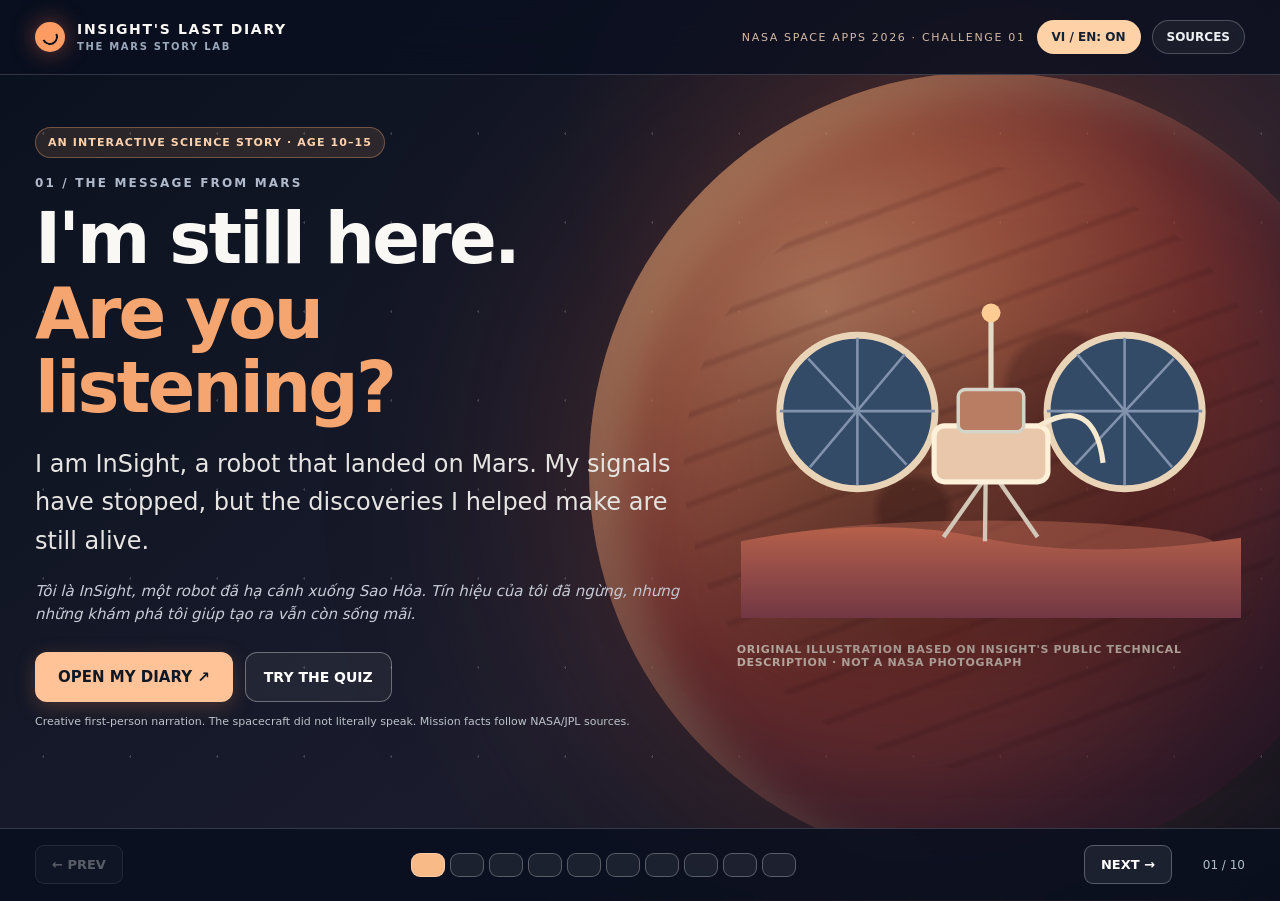
<file: public/assets/aistudio/index_5b6ad03c.html>
<!doctype html>
<html lang="en">
<head>
<meta charset="utf-8"><meta name="viewport" content="width=device-width,initial-scale=1">
<meta name="theme-color" content="#0c1020">
<title>InSight's Last Diary | NASA Space Apps 2026 Story Prototype</title>
<style>
:root{--bg:#090f1b;--panel:#162235;--panel2:#1d2b40;--orange:#f4a570;--peach:#ffcc9b;--white:#f9f8f5;--muted:#b1bacb;--good:#86ddc7;--line:rgba(255,255,255,.17)}
*{box-sizing:border-box}body{margin:0;min-height:100vh;background:var(--bg);font-family:system-ui,-apple-system,"Segoe UI",Arial,sans-serif;color:var(--white)}button,a{font:inherit}button{cursor:pointer}a{color:#ffc994}a:hover{text-decoration:underline}.container{max-width:1320px;margin:0 auto;padding:0 35px}#cosmos{position:fixed;inset:0;z-index:-3;pointer-events:none;background:radial-gradient(circle at 80% 15%,#6e352c55,transparent 36%),linear-gradient(140deg,#0a111e,#1a1c2d 60%,#0a111d)}#cosmos:after{content:"";position:absolute;inset:0;background-image:radial-gradient(#ffffff75 1px,transparent 1px);background-size:87px 89px;opacity:.37}.orb{position:fixed;z-index:-2;right:-8vw;top:8vh;width:min(62vw,850px);aspect-ratio:1;border-radius:50%;filter:drop-shadow(-30px 10px 130px #db58335a);background:radial-gradient(circle at 30% 30%,#f5a273 0%,#cc6b48 23%,#9a3a30 47%,#632933 75%,#2e1e2b 96%);box-shadow:inset -74px -54px 115px #22132696,inset 35px 20px 40px #ffcb9080;opacity:.76}.orb:after{content:"";position:absolute;inset:12%;border-radius:50%;background:radial-gradient(ellipse at 38% 57%,#572922aa 0 6%,transparent 8%),radial-gradient(ellipse at 63% 37%,#5a2e2e8c 0 10%,transparent 12%),radial-gradient(ellipse at 41% 71%,#ffbf7880 0 9%,transparent 11%),repeating-linear-gradient(160deg,transparent 0 20px,#692c2850 24px 26px,transparent 30px 42px);mix-blend-mode:multiply;opacity:.53}header{border-bottom:1px solid var(--line);background:#0a1020ce;backdrop-filter:blur(20px);position:sticky;top:0;z-index:20}header .container{display:flex;align-items:center;justify-content:space-between;height:74px;gap:16px}.brand{display:flex;align-items:center;gap:12px;font-size:14px;letter-spacing:.12em;font-weight:900}.brandmark{width:30px;height:30px;background:#ff9c64;border-radius:50%;box-shadow:0 0 22px #e9674980;position:relative}.brandmark:after{content:"";position:absolute;border:2px solid #0b1320;border-top-color:transparent;border-left-color:transparent;transform:rotate(20deg);inset:7px;border-radius:50%}.tag{font-size:11px;text-transform:uppercase;letter-spacing:.15em;color:#d4b9a4}.headlinks{display:flex;align-items:center;gap:11px}.headlinks button{background:#ffffff0c;border:1px solid #ffffff39;color:#ecf0f2;padding:9px 14px;border-radius:40px;font-weight:700;font-size:12px}.headlinks button:focus-visible,button:focus-visible{outline:3px solid var(--peach);outline-offset:3px}.headlinks .active{background:#fed1a7;color:#152033;border-color:transparent}.meta{font-size:12px;color:var(--muted);margin-bottom:12px;letter-spacing:.18em;text-transform:uppercase;font-weight:750}.scene{display:none;min-height:calc(100vh - 146px);padding:52px 0 25px;position:relative}.scene.active{display:block;animation:arrive .5s cubic-bezier(.2,.8,.2,1)}@keyframes arrive{from{opacity:0;transform:translateY(12px)}to{opacity:1;transform:translateY(0)}}h1{font-size:clamp(38px,5.5vw,78px);line-height:1.06;letter-spacing:-.04em;max-width:900px;margin:0 0 19px}h2{font-size:clamp(32px,3.9vw,53px);line-height:1.09;letter-spacing:-.035em;margin:0 0 19px}h3{font-size:22px;margin:0 0 9px}p{font-size:clamp(17px,1.45vw,21px);line-height:1.6;max-width:700px;margin:10px 0 20px;color:#e6e5e2}.vi{font-size:15px;color:#c7cbd6;font-style:italic;line-height:1.55;max-width:690px}.one-line{font-size:15px;color:#e6e1d8;max-width:800px}.quote{font-size:clamp(24px,3.2vw,42px);line-height:1.26;font-family:Georgia,serif;max-width:750px;color:#ffd3a6}.accent{color:var(--orange)}.white{color:#fff}.lead{font-size:24px;max-width:760px}.split{display:grid;grid-template-columns:minmax(0,1.12fr) minmax(0,.88fr);gap:55px;align-items:center}.panel{border:1px solid var(--line);background:#142032d9;box-shadow:0 20px 80px #0004;border-radius:22px;padding:27px;backdrop-filter:blur(12px)}.panel.narrow{max-width:560px}.mini{font-size:13px;color:#c4c5cb;line-height:1.52}.caption{color:#c5b6ac;letter-spacing:.06em;font-size:11px;text-transform:uppercase;font-weight:800}.kicker{display:inline-block;padding:8px 12px;background:#eaa36a20;border:1px solid #f0a17160;border-radius:100px;color:#ffd1ac;text-transform:uppercase;font-size:11px;letter-spacing:.1em;margin:0 0 18px;font-weight:800}.cta{background:#ffc397;border:1px solid transparent;color:#101725;padding:15px 22px;border-radius:12px;font-weight:900;font-size:15px;box-shadow:0 5px 20px #e8875440;display:inline-flex;align-items:center;gap:9px}.cta:hover{background:#ffd6b6}.secondary{border:1px solid #fff5;background:#f6f3ed0e;color:#fff;border-radius:12px;padding:13px 18px;font-size:14px;font-weight:750}.secondary:hover,.choice:hover{border-color:#ffc397;background:#ffffff19}.small{padding:9px 14px;font-size:13px}.buttons{display:flex;gap:12px;flex-wrap:wrap;margin-top:25px}.ribbon{font-size:13px;color:#ffc99e;text-transform:uppercase;font-weight:850;letter-spacing:.16em;margin-bottom:12px}.feature{display:grid;grid-template-columns:repeat(3,1fr);gap:15px;margin:22px 0}.feature>div{padding:18px;border:1px solid #ffffff20;border-radius:15px;background:#ffffff0b}.feature b{display:block;font-size:24px;color:#fff}.feature span{font-size:12px;color:#d6cad0}.storyboard{display:grid;grid-template-columns:repeat(3,1fr);gap:12px}.storyboard div{padding:17px;border:1px solid var(--line);background:#122035cc;border-radius:14px}.storyboard b{font-size:30px;color:var(--orange);display:block}.storyboard span{font-size:13px}.choice{width:100%;text-align:left;display:block;border:1px solid var(--line);background:#ffffff0a;color:var(--white);padding:14px 17px;border-radius:14px;margin:9px 0;transition:.15s}.choice strong{display:block;font-size:15px}.choice span{font-size:12px;color:#b9c3d1}.choice.chosen{background:#e4ab8430;border-color:#ffd3a6}.feedback{min-height:68px;border-radius:13px;border:1px dashed #ffc3975c;padding:16px;color:#dfe9e6;background:#fed1a710;font-size:15px;line-height:1.5}.feedback.good{background:#b6f5da12;border-color:#99e3be99;color:#adf1d6}.source{font-size:11px;color:#a6adba;line-height:1.5;margin-top:15px}.source a{color:#ffd0ac}.art{width:100%;max-width:500px;height:auto;display:block;margin:auto;filter:drop-shadow(0 25px 70px #0006)}.space-art{width:100%;aspect-ratio:1;display:grid;place-items:center;position:relative}.space-art.smallart{aspect-ratio:4/3}.planet-panel{width:100%;max-width:520px;aspect-ratio:1;display:grid;place-items:center}.sphere{border-radius:50%;width:min(100%,450px);aspect-ratio:1;background:radial-gradient(circle at 35% 30%,#ffb07b,#ce7353 35%,#8e332c 65%,#4b2538 88%);box-shadow:inset -40px -35px 60px #170c2370,0 20px 70px #c35d4c50;position:relative;overflow:hidden}.sphere:before{content:"";position:absolute;inset:12% 0;border-radius:50%;transform:rotate(-24deg);background:repeating-linear-gradient(15deg,transparent 0 27px,#501d3469 31px 38px,transparent 43px 80px);opacity:.4}.crust{position:relative;width:350px;max-width:95%;aspect-ratio:1;border-radius:50%;display:grid;place-items:center;background:radial-gradient(circle,#e3b476 0 23%,#c57956 24% 46%,#7f3b4a 47% 72%,#d88a5d 73% 100%);box-shadow:0 0 70px #fa7e4a35;border:2px solid #ffe0c050}.crust>div{background:#131f31ee;border:1px solid #ffffff45;color:#fff;border-radius:30px;padding:7px 12px;position:absolute;font-size:13px;font-weight:700;cursor:pointer}.crust .a{left:13%;top:15%}.crust .b{right:-5%;top:48%}.crust .c{left:35%;top:62%}.timeline{border-left:2px solid #dd997b;margin-left:9px;padding-left:25px}.timeline div{margin:0 0 25px}.timeline b{color:#ffcb9f;display:block;font-size:19px}.timeline span{font-size:15px;color:#d1d7df}.impact{display:grid;grid-template-columns:repeat(3,1fr);gap:14px}.impact article{background:#fff1;border:1px solid #ffffff27;padding:18px;border-radius:15px}.impact article b{font-size:20px;color:#ffcb9f}.impact article p{font-size:13px;line-height:1.55}.step{color:#ffc794;font-size:15px;font-weight:800}.bars{display:flex;gap:23px;align-items:end;height:165px;margin:26px auto 15px;justify-content:center}.bar{width:85px;position:relative;background:linear-gradient(#fbd198,#bb6449);border-radius:8px 8px 2px 2px;min-height:6px}.bar.dirty{background:linear-gradient(#b7b7ae,#7e6157)}.bar span{display:block;position:absolute;bottom:-27px;width:110px;left:-12px;text-align:center;font-size:12px;color:#e6e6eb}.numbers{font-size:24px;font-weight:850;color:#ffe2bf}.data{background:#0c1727;border:1px solid var(--line);border-radius:14px;padding:16px;margin-top:15px}.wave{width:100%;height:100px}.wave path{fill:none;stroke:#fab68c;stroke-width:3;stroke-linecap:round;stroke-dasharray:1400;stroke-dashoffset:1400}.wave.playing path{animation:trace 2.5s forwards}@keyframes trace{to{stroke-dashoffset:0}}.quiz-item{margin:18px 0;padding:18px;border:1px solid #ffffff2c;border-radius:17px;background:#101a2bb3}.quiz-item b{display:block;font-size:15px;margin:0 0 12px}.quiz-item .q-options{display:grid;grid-template-columns:1fr 1fr 1fr;gap:8px}.q-options button{border-radius:10px;padding:12px 10px;color:#fff;border:1px solid #ffffff3a;background:#fff1;font-size:13px;font-weight:650}.q-options button.selected{background:#faaf8760;border-color:#ffe5c8}.result{font-size:15px;line-height:1.5;color:#d7e5e5;padding:16px;border:1px solid #b2e5cf70;background:#66bfaa13;border-radius:12px;margin:14px 0}.pager{position:sticky;bottom:0;z-index:15;background:#0a1020e6;border-top:1px solid var(--line);backdrop-filter:blur(12px)}.pager .container{height:71px;display:flex;align-items:center;gap:18px}.pager button{background:#ffffff12;border:1px solid #ffffff45;border-radius:9px;padding:11px 16px;color:#fff;font-size:13px;font-weight:700}.pager button:disabled{opacity:.32;cursor:default}.pages{display:flex;gap:5px;flex:1;justify-content:center}.dot{width:28px;height:5px;border-radius:20px;background:#ffffff3c;cursor:pointer;border:0;padding:0}.dot.on{background:#f8ba87}.footnum{font-size:12px;color:#aebcc9;min-width:55px;text-align:right}.disclosure{font-size:11px;line-height:1.4;color:#bcc3ca;margin-top:12px}.hidden{display:none!important}@media(max-width:850px){.container{padding:0 18px}.scene{min-height:calc(100vh - 140px);padding:32px 0 30px}.split{grid-template-columns:1fr;gap:16px}.art,.space-art{max-height:300px}.orb{width:90vw;right:-45vw;top:12vh;opacity:.55}.feature,.storyboard,.impact{grid-template-columns:1fr 1fr}.panel{padding:19px}.quiz-item .q-options{grid-template-columns:1fr}.headlinks .tag{display:none}h1{font-size:43px}.brand{font-size:12px}.pager .container{gap:10px}.pager button{padding:11px}.dot{width:15px}}
@media(prefers-reduced-motion:reduce){*{animation:none!important;transition:none!important}}
@media(max-width:500px){header .container{gap:6px}.brand{font-size:10px;letter-spacing:.06em;gap:5px}.brandmark{width:22px;height:22px;flex-shrink:0}.headlinks{gap:5px}.headlinks button{padding:8px 7px;font-size:10px;white-space:nowrap}.brand span{font-size:8px!important}.pager .container{gap:5px}.pager button{padding:9px 8px;font-size:10px;white-space:nowrap}.pages{gap:3px}.dot{width:11px;height:7px}.footnum{min-width:36px;font-size:10px}.scene{padding-top:28px}.feature{gap:8px}.feature>div{padding:10px}.impact{grid-template-columns:1fr}.storyboard{grid-template-columns:1fr}.quiz-item{padding:13px}.quiz-item .q-options button{font-size:12px}}
</style></head>
<body><div id="cosmos"></div><div class="orb" aria-hidden="true"></div>
<header><div class="container"><div class="brand"><div class="brandmark"></div><div>INSIGHT'S LAST DIARY<br><span style="color:#9ba9bb;font-size:10px;font-weight:650">THE MARS STORY LAB</span></div></div><div class="headlinks"><span class="tag">NASA Space Apps 2026 · challenge 01</span><button id="lang" aria-label="Toggle Vietnamese explanations">VI / EN: ON</button><button id="sourcesBtn" title="Show sources">SOURCES</button></div></div></header>
<main class="container" id="main">
<section class="scene active" data-index="0"><div class="split"><div><div class="kicker">An interactive science story · Age 10–15</div><div class="meta">01 / THE MESSAGE FROM MARS</div><h1>I'm still here.<br><span class="accent">Are you listening?</span></h1><p class="lead">I am InSight, a robot that landed on Mars. My signals have stopped, but the discoveries I helped make are still alive.</p><p class="vi">Tôi là InSight, một robot đã hạ cánh xuống Sao Hỏa. Tín hiệu của tôi đã ngừng, nhưng những khám phá tôi giúp tạo ra vẫn còn sống mãi.</p><div class="buttons"><button class="cta" data-go="1">OPEN MY DIARY ↗</button><button class="secondary" data-go="9">TRY THE QUIZ</button></div><div class="disclosure">Creative first-person narration. The spacecraft did not literally speak. Mission facts follow NASA/JPL sources.</div></div><div class="space-art"><svg class="art" viewBox="0 0 580 500" role="img" aria-label="Original schematic illustration of InSight lander on Mars"><defs><linearGradient id="dust" x1="0" y1="0" x2="0" y2="1"><stop stop-color="#b5604a"/><stop offset="1" stop-color="#713744"/></linearGradient><linearGradient id="wing" x1="0" y1="0" x2="1" y2="1"><stop stop-color="#7582a1"/><stop offset="1" stop-color="#2c4366"/></linearGradient></defs><ellipse cx="290" cy="415" rx="260" ry="28" fill="#c16c54" opacity=".45"/><path d="M0 411 Q155 380 280 407T580 407V500H0" fill="url(#dust)"/><g stroke="#d2c6b6" stroke-width="5" fill="none"><path d="M290 328 L235 406 M290 328 L344 406 M284 322 L283 411"/></g><g transform="translate(290,305)"><path d="M-30 -2 L-142 -46 M30 -2 L142 -46" stroke="#dfd5c6" stroke-width="7"/><ellipse cx="-155" cy="-44" rx="90" ry="89" fill="#344b68" stroke="#e9d4b7" stroke-width="8"/><ellipse cx="155" cy="-44" rx="90" ry="89" fill="#344b68" stroke="#e9d4b7" stroke-width="8"/><g stroke="#8192ad" stroke-width="3"><path d="M-155 -130V41M-245 -45H-65 M155 -130V41M65 -45H245"/><path d="M-212 -106L-98 17 M-100 -111L-210 20 M212 -106L98 17 M100 -111L210 20"/></g><rect x="-66" y="-28" width="132" height="65" rx="12" fill="#e8c7aa" stroke="#fff0d9" stroke-width="6"/><rect x="-38" y="-70" width="76" height="49" rx="8" fill="#b87d62" stroke="#d4d4c9" stroke-width="4"/><path d="M0 -70V-152" stroke="#e4dbc6" stroke-width="6"/><circle cx="0" cy="-159" r="11" fill="#ffcc94"/><path d="M56 -28 Q120 -65 130 15" fill="none" stroke="#f5e9cf" stroke-width="6"/></g></svg><div class="caption">Original illustration based on InSight's public technical description · not a NASA photograph</div></div></div></section>
<section class="scene" data-index="1"><div class="split"><div><div class="meta">02 / THE REASON</div><h2>Why send a robot<br><span class="accent">to a silent world?</span></h2><p>People had explored the surface of Mars. But what was happening <em>underneath</em>? I was sent to study the planet's crust, mantle and core.</p><p class="vi">Con người đã khám phá bề mặt Sao Hỏa. Nhưng bên dưới mặt đất có gì? Tôi được cử đến nghiên cứu lớp vỏ, lớp manti và lõi của hành tinh.</p><p class="one-line">My name means <strong>Interior Exploration using Seismic Investigations, Geodesy and Heat Transport.</strong></p><div class="buttons"><button class="cta" data-go="2">FOLLOW THE JOURNEY →</button></div><div class="source">NASA: <a target="_blank" rel="noopener" href="https://science.nasa.gov/mission/insight/science/">InSight science objectives</a></div></div><div class="panel"><div class="ribbon">THE QUESTION</div><div class="planet-panel"><div class="crust" style="width:min(100%,300px)"><div class="a">CRUST</div><div class="b">MANTLE</div><div class="c">CORE</div></div></div><div class="mini" style="text-align:center">A journey below the surface — not just across it.</div></div></div></section>
<section class="scene" data-index="2"><div class="split"><div><div class="meta">03 / TOUCHDOWN</div><h2>From Earth<br>to <span class="accent">Elysium Planitia.</span></h2><p>I launched on <strong>5 May 2018</strong> and landed on Mars on <strong>26 November 2018</strong>. Elysium Planitia offered a broad, relatively flat place to deploy my instruments.</p><p class="vi">Tôi rời Trái Đất ngày 05/05/2018 và hạ cánh ngày 26/11/2018 tại Elysium Planitia, vùng đồng bằng thích hợp để triển khai thiết bị khoa học.</p><div class="buttons"><button class="cta" data-go="3">MEET MY INSTRUMENTS →</button></div><div class="source">NASA: <a href="https://science.nasa.gov/mission/insight/" target="_blank" rel="noopener">InSight mission overview</a></div></div><div class="panel"><div class="ribbon">THE TIMELINE</div><div class="timeline"><div><b>MAY 5, 2018</b><span>Launch from Earth</span></div><div><b>NOVEMBER 26, 2018</b><span>Touchdown on Mars</span></div><div><b>DECEMBER 19, 2018</b><span>SEIS placed on the Martian surface</span></div></div><div class="mini">Science on Mars begins with engineering, teamwork and careful planning.</div></div></div></section>
<section class="scene" data-index="3"><div class="split"><div><div class="meta">04 / THE LISTENER</div><h2>My most sensitive<br><span class="accent">listening instrument.</span></h2><p>I carried a seismometer called <strong>SEIS</strong>. It detected tiny ground vibrations from marsquakes and meteorite impacts.</p><p class="vi">Tôi mang theo máy đo địa chấn SEIS, có khả năng ghi nhận những dao động rất nhỏ từ động đất Sao Hỏa và các vụ va chạm thiên thạch.</p><div class="panel narrow"><div class="ribbon">QUICK DISCOVERY</div><p class="one-line">Which instrument helps scientists detect shaking beneath the surface?</p><button class="choice" data-choice="seis" data-group="instrument"><strong>A. SEIS seismometer</strong><span>Measures ground motion</span></button><button class="choice" data-choice="panel" data-group="instrument"><strong>B. Solar panel</strong><span>Converts light into electricity</span></button><button class="choice" data-choice="camera" data-group="instrument"><strong>C. Camera</strong><span>Captures pictures</span></button><div class="feedback" id="instrumentFeedback">Choose an answer to uncover the instrument's purpose.</div></div><div class="source">NASA: <a href="https://science.nasa.gov/mission/insight/science-instruments/" target="_blank" rel="noopener">InSight science instruments</a></div></div><div class="panel"><div class="ribbon">HOW SEIS WORKS</div><svg viewBox="0 0 400 325" role="img" aria-label="Original schematic of the SEIS seismometer under a protective wind shield" style="width:100%"><defs><linearGradient id="silver" x1="0" y1="0" x2="1" y2="1"><stop stop-color="#ffe2ad"/><stop offset="1" stop-color="#ba6c58"/></linearGradient></defs><path d="M15 255 Q210 238 390 255L400 325H0Z" fill="#a45342"/><ellipse cx="205" cy="262" rx="146" ry="21" fill="#402e34" opacity=".5"/><path d="M88 246V148C88 68 318 68 318 148V246Z" fill="url(#silver)" stroke="#fff0cf" stroke-width="6"/><path d="M100 190Q209 112 305 190" fill="none" stroke="#fff5e1" stroke-width="5" opacity=".4"/><ellipse cx="205" cy="250" rx="119" ry="20" fill="#edb78a"/><path d="M200 98V28" stroke="#ffe1ad" stroke-width="5"/><circle cx="200" cy="28" r="12" fill="#fff1cb"/><path d="M319 235L382 275" stroke="#ebc49e" stroke-width="7"/></svg><p class="mini">SEIS sits beneath a wind and thermal shield on the Martian ground. Schematic—not to scale.</p></div></div></section>
<section class="scene" data-index="4"><div class="split"><div><div class="meta">05 / THE FIRST SIGNAL</div><h2>Mars was not<br><span class="accent">completely silent.</span></h2><p>On <strong>6 April 2019</strong>, scientists recorded a faint seismic signal believed to be the first marsquake detected by InSight. Later, the instrument recorded many more events.</p><p class="vi">Ngày 06/04/2019, nhóm nghiên cứu ghi nhận tín hiệu địa chấn yếu được cho là trận động đất Sao Hỏa đầu tiên InSight phát hiện. Về sau, thiết bị tiếp tục ghi nhận nhiều sự kiện khác.</p><div class="panel"><div class="ribbon">SEE A SEISMIC SIGNAL</div><svg class="wave" id="wave" viewBox="0 0 620 110" role="img" aria-label="Illustrative seismic waveform"><path d="M5 55L48 55L70 51L81 61L94 42L105 75L120 21L133 86L152 46L165 65L185 51L215 55L235 55L249 35L260 72L276 12L290 91L308 33L327 67L351 54L382 55L401 48L410 64L424 42L435 62L453 51L470 55L611 55"/></svg><button class="secondary small" id="waveBtn">ANIMATE THE WAVEFORM</button><div class="source">Illustrative waveform only; not mission telemetry. Listen to a NASA-produced, processed sonification via the source link below.</div></div><div class="buttons"><a href="https://science.nasa.gov/resource/listen-to-nasas-insight-at-work-on-mars/" target="_blank" rel="noopener" class="secondary">NASA SOUND RECORDING ↗</a></div><div class="source">The NASA sonification is processed and sped up; not sound recorded as human ears would hear it directly on Mars.</div></div><div class="panel"><div class="ribbon">THE BIG DISCOVERY</div><div style="font-size:clamp(70px,9vw,120px);font-weight:900;color:#ffd0a3;line-height:1">1,319</div><h3>marsquakes recorded</h3><p class="mini">A published NASA/JPL account from August 2025 confirms a total of 1,319 recorded marsquakes.</p><p class="mini">These vibrations can reveal the structure of the Martian interior.</p><div class="source"><a href="https://science.nasa.gov/photojournal/impactor-debris-scattered-within-mars-mantle-artists-concept/" target="_blank" rel="noopener">NASA image and science explanation (2025)</a></div></div></div></section>
<section class="scene" data-index="5"><div class="split"><div><div class="meta">06 / BELOW THE DUST</div><h2>Reading a planet<br><span class="accent">from the inside.</span></h2><p>When seismic waves pass through different materials, their behavior changes. Scientists use those signals to learn about Mars' crust, mantle and core.</p><p class="vi">Khi sóng địa chấn đi qua các vật liệu khác nhau, đặc điểm truyền sóng thay đổi. Các nhà khoa học sử dụng tín hiệu đó để nghiên cứu lớp vỏ, manti và lõi Sao Hỏa.</p><div class="panel narrow"><div class="ribbon">EXPLORE THE LAYERS</div><div class="buttons" style="margin-top:10px"><button class="secondary small" data-layer="crust">CRUST</button><button class="secondary small" data-layer="mantle">MANTLE</button><button class="secondary small" data-layer="core">CORE</button></div><div class="feedback" id="layerFeedback" style="margin-top:12px">Choose a layer to discover what scientists investigated.</div></div><div class="source">NASA: <a href="https://science.nasa.gov/mission/insight/science-highlights/" target="_blank" rel="noopener">Science highlights</a></div></div><div class="planet-panel"><div class="crust"><div class="a">CRUST</div><div class="b">MANTLE</div><div class="c">CORE</div></div><div class="caption" style="text-align:center;margin-top:12px">Conceptual cutaway · not to scale</div></div></div></section>
<section class="scene" data-index="6"><div class="split"><div><div class="meta">07 / A DIFFICULT CHOICE</div><h2>What happens when<br><span class="accent">the light fades?</span></h2><p>Dust gradually built up on my solar panels. Soon, there was less electricity for the instruments and the mission team had to prioritize.</p><p class="vi">Bụi tích tụ trên các tấm pin mặt trời làm lượng điện tạo ra giảm dần. Nguồn lực trở nên khan hiếm, buộc nhóm vận hành phải lựa chọn ưu tiên.</p><div class="panel narrow"><div class="ribbon">YOU ARE THE MISSION PLANNER</div><p class="one-line">When available power drops, which strategy makes most sense?</p><button class="choice" data-choice="all" data-group="energy"><strong>A · Run every instrument at full power</strong><span>Maximum immediate activity, high consumption</span></button><button class="choice" data-choice="priority" data-group="energy"><strong>B · Prioritize critical science and save energy</strong><span>Protect essential work under constraints</span></button><button class="choice" data-choice="magic" data-group="energy"><strong>C · Command the panels to create power without sunlight</strong><span>No physical explanation</span></button><div class="feedback" id="energyFeedback">There is no unlimited budget of electricity. Make a choice.</div></div></div><div class="panel"><div class="ribbon">ELECTRICITY FROM SOLAR PANELS</div><div class="bars"><div class="bar" style="height:142px"><span>AFTER LANDING</span></div><div class="bar dirty" style="height:14px"><span>SPRING 2022</span></div></div><div style="height:22px"></div><div class="feature" style="grid-template-columns:1fr 1fr"><div><b>~5,000</b><span>Wh per Martian day</span></div><div><b>~500</b><span>Wh per Martian day</span></div></div><div class="mini">NASA approximate figures; 2022 output was about one-tenth of the early-mission level. Educational choice model, not a recreation of NASA's operational command system.</div><div class="source"><a href="https://science.nasa.gov/resource/insights-power-generation-after-landing-and-spring-2022/" target="_blank" rel="noopener">NASA power generation data</a></div></div></div></section>
<section class="scene" data-index="7"><div class="split"><div><div class="meta">08 / THE LAST CONTACT</div><h2>The day my signals<br><span class="accent">fell silent.</span></h2><p>My last communication with Earth came on <strong>15 December 2022</strong>. NASA declared the mission complete on <strong>21 December 2022</strong>.</p><p class="vi">Tôi liên lạc với Trái Đất lần cuối ngày 15/12/2022. Ngày 21/12/2022, NASA chính thức tuyên bố kết thúc sứ mệnh.</p><div class="quote">"I never returned to Earth. But what I discovered found its way home."</div><div class="disclosure">Original fictional narration, not an actual communication from InSight.</div><div class="source">NASA: <a href="https://www.jpl.nasa.gov/news/nasa-retires-insight-mars-lander-mission-after-years-of-science/" target="_blank" rel="noopener">Mission completion announcement</a></div></div><div class="panel"><div class="ribbon">MISSION TIMELINE</div><div class="timeline"><div><b>2018</b><span>Arrival and science deployment</span></div><div><b>2019–2022</b><span>Signals from inside Mars</span></div><div><b>15 DEC 2022</b><span>Last contact</span></div><div><b>21 DEC 2022</b><span>Mission officially completed</span></div></div></div></div></section>
<section class="scene" data-index="8"><div class="meta">09 / THE LEGACY</div><h2>A mission can end.<br><span class="accent">Its knowledge can live on.</span></h2><p style="max-width:890px">The instruments do not need to return to Earth for their measurements to matter. Scientists continue studying observations collected on Mars—and future explorers can learn from them.</p><p class="vi">Thiết bị không cần trở lại Trái Đất để dữ liệu của chúng có giá trị. Những quan sát tại Sao Hỏa tiếp tục giúp các nhà khoa học và thế hệ khám phá tiếp theo.</p><div class="impact"><article><div class="ribbon">DISCOVERY 01</div><b>A living planet</b><p>InSight revealed that Mars still experiences seismic activity.</p><span class="mini">Khoa học về động đất Sao Hỏa.</span></article><article><div class="ribbon">DISCOVERY 02</div><b>Inside Mars</b><p>Seismic waves provided evidence about Mars' crust, mantle and core.</p><span class="mini">Bằng chứng về cấu trúc bên trong.</span></article><article><div class="ribbon">DISCOVERY 03</div><b>Lessons from limits</b><p>Dust, limited power and the HP³ heat probe's difficulties became engineering lessons.</p><span class="mini">Bài học kỹ thuật và quản lý nguồn lực.</span></article></div><div class="buttons"><button class="cta" data-go="9">YOUR TURN: THE FINAL QUIZ →</button></div><div class="source">NASA: <a href="https://science.nasa.gov/mission/insight/science-highlights/" target="_blank" rel="noopener">Mission science highlights</a> · <a href="https://science.nasa.gov/mission/insight/spacecraft/" target="_blank" rel="noopener">HP³ engineering lessons</a></div></section>
<section class="scene" data-index="9"><div class="split" style="align-items:start"><div><div class="meta">10 / YOUR DISCOVERY</div><h2>What did you learn<br><span class="accent">from InSight?</span></h2><p>Answer three questions. Then share one new thing you learned about Mars.</p><p class="vi">Trả lời ba câu hỏi và chia sẻ một kiến thức mới bạn học được về Sao Hỏa.</p><div class="quiz-item"><b>1 · What did SEIS measure?</b><div class="q-options" data-q="0"><button data-answer="0">Sunlight</button><button data-answer="1">Ground vibrations</button><button data-answer="2">Martian clouds</button></div></div><div class="quiz-item"><b>2 · Why did the solar power fall?</b><div class="q-options" data-q="1"><button data-answer="0">Mars lost its Sun</button><button data-answer="1">Panels became dusty</button><button data-answer="2">The rover returned home</button></div></div><div class="quiz-item"><b>3 · What can seismic waves reveal?</b><div class="q-options" data-q="2"><button data-answer="0">Planetary interior layers</button><button data-answer="1">The names of stars</button><button data-answer="2">Human voices</button></div></div><div class="buttons"><button class="cta" id="checkQuiz">CHECK MY ANSWERS</button><button class="secondary" id="resetQuiz">TRY AGAIN</button></div><div id="quizResult" aria-live="polite"></div></div><div class="panel"><div class="ribbon">A MESSAGE FOR FUTURE EXPLORERS</div><div class="quote">"The hardware fell silent. The discoveries did not."</div><p class="vi">“Thiết bị đã im lặng. Những khám phá thì không.”</p><div class="feature"><div><b>SCIENCE</b><span>Find evidence</span></div><div><b>CHOICE</b><span>Manage limits</span></div><div><b>LEGACY</b><span>Share knowledge</span></div></div><div class="mini">Project prototype created for NASA Space Apps Challenge 2026, Challenge 1. Scientific sources: NASA and NASA/JPL. Illustrated story and educational activities are original and are not endorsed by NASA.</div><div class="buttons"><button class="secondary small" data-go="0">READ AGAIN ↻</button></div></div></div></section>
<section class="scene" id="sources" data-index="10"><div class="meta">REFERENCE DESK</div><h2>Sources and<br><span class="accent">science notes.</span></h2><p>The original visual art and first-person narration are creative educational material. Historical claims, technical descriptions, and numerical data are traced to NASA/NASA-JPL publications.</p><div class="panel" style="max-width:900px"><ol style="line-height:2;color:#e3e7e8;font-size:15px"><li><a target="_blank" rel="noopener" href="https://www.spaceappschallenge.org/2026/challenges/nasas-discarded-equipment-storytelling/">2026 challenge: Abandoned but not Forgotten</a></li><li><a target="_blank" rel="noopener" href="https://science.nasa.gov/mission/insight/">NASA InSight mission overview</a></li><li><a target="_blank" rel="noopener" href="https://science.nasa.gov/mission/insight/science/">NASA: InSight science objectives</a></li><li><a target="_blank" rel="noopener" href="https://science.nasa.gov/mission/insight/science-instruments/">NASA: SEIS and HP³ science instruments</a></li><li><a target="_blank" rel="noopener" href="https://science.nasa.gov/mission/insight/science-highlights/">NASA: mission science highlights</a></li><li><a target="_blank" rel="noopener" href="https://science.nasa.gov/photojournal/impactor-debris-scattered-within-mars-mantle-artists-concept/">NASA/JPL: 1,319 marsquakes (2025)</a></li><li><a target="_blank" rel="noopener" href="https://science.nasa.gov/resource/insights-power-generation-after-landing-and-spring-2022/">NASA: InSight's solar power generation</a></li><li><a target="_blank" rel="noopener" href="https://science.nasa.gov/resource/listen-to-nasas-insight-at-work-on-mars/">NASA: processed seismic sounds</a></li><li><a target="_blank" rel="noopener" href="https://science.nasa.gov/photojournal/insights-first-selfie/">NASA: InSight's first selfie (photo source)</a></li><li><a target="_blank" rel="noopener" href="https://science.nasa.gov/photojournal/insights-final-selfie/">NASA: InSight's final selfie (photo source)</a></li><li><a target="_blank" rel="noopener" href="https://www.jpl.nasa.gov/news/nasa-retires-insight-mars-lander-mission-after-years-of-science/">NASA/JPL: mission retirement announcement</a></li></ol><p class="mini">Note: The waveform is an original illustrative animation, not raw NASA telemetry. Energy decision exercise is a simplified hypothetical classroom choice, not an exact NASA operations replay. Mars cutaway is conceptual and not to scale.</p><button class="cta" id="backFromSources">RETURN TO STORY</button></div></section>
</main>
<footer class="pager"><div class="container"><button id="prev" aria-label="Previous chapter">← PREV</button><div class="pages" id="dots"></div><button id="next" aria-label="Next chapter">NEXT →</button><span class="footnum" id="counter">01 / 10</span></div></footer>
<script>
(()=>{'use strict';const scenes=[...document.querySelectorAll('.scene')],dots=document.getElementById('dots'),btnPrev=document.getElementById('prev'),btnNext=document.getElementById('next'),counter=document.getElementById('counter');let current=0,last=0,vi=true;const quiz=[null,null,null],answers=[1,1,0];function goto(i){if(i<0||i>=scenes.length)return;if(i===10&&current!==10)last=current;current=i;scenes.forEach((s,j)=>s.classList.toggle('active',j===i));document.querySelector('.orb').style.opacity=(i===9||i===10)?'.25':'.65';btnPrev.disabled=i===0;btnNext.disabled=i>=9;counter.textContent=i===10?'SOURCES':String(i+1).padStart(2,'0')+' / 10';[...dots.children].forEach((d,j)=>d.classList.toggle('on',j===i));window.scrollTo({top:0,behavior:'instant'});}for(let i=0;i<10;i++){let d=document.createElement('button');d.className='dot';d.setAttribute('aria-label','Go to chapter '+(i+1));d.addEventListener('click',()=>goto(i));dots.append(d)}document.querySelectorAll('[data-go]').forEach(x=>x.addEventListener('click',()=>goto(+x.dataset.go)));btnPrev.onclick=()=>goto(current===10?last:current-1);btnNext.onclick=()=>goto(current+1);document.getElementById('sourcesBtn').onclick=()=>goto(10);document.getElementById('backFromSources').onclick=()=>goto(last);const lang=document.getElementById('lang');function toggleLanguage(){vi=!vi;document.querySelectorAll('.vi').forEach(x=>x.classList.toggle('hidden',!vi));lang.textContent='VI / EN: '+(vi?'ON':'OFF');lang.classList.toggle('active',vi);}lang.onclick=toggleLanguage;lang.classList.add('active');const instText={seis:'Correct! SEIS measured seismic vibrations. NASA placed the instrument directly on the Martian ground.',panel:'Not this time. Solar panels generate power; they do not measure marsquakes.',camera:'Good guess, but cameras make images. SEIS was the dedicated seismometer.'};const energyText={all:'That would consume too much power. Limited electricity means not every device can operate at full demand.',priority:'A sensible choice. Conserving electricity and prioritizing essential science can extend useful operations. This is a simplified learning scenario.',magic:'Energy cannot appear without a physical source. Dust blocks sunlight, so there is no instant power command.'};document.querySelectorAll('[data-group]').forEach(b=>b.onclick=()=>{const g=b.dataset.group;document.querySelectorAll('[data-group="'+g+'"]').forEach(x=>x.classList.remove('chosen'));b.classList.add('chosen');const v=b.dataset.choice;const box=document.getElementById(g==='energy'?'energyFeedback':'instrumentFeedback');box.textContent=g==='energy'?energyText[v]:instText[v];box.classList.toggle('good',v===(g==='energy'?'priority':'seis'));});const layerTexts={crust:'CRUST — The outer rocky shell. InSight seismic measurements helped scientists estimate its thickness and structure.',mantle:'MANTLE — The thick rocky layer between crust and core. Seismic wave paths provide clues about its properties.',core:'CORE — Mars has a metallic core. InSight data helped scientists investigate its size and physical state; interpretations continue to be refined.'};document.querySelectorAll('[data-layer]').forEach(b=>b.onclick=()=>{document.getElementById('layerFeedback').textContent=layerTexts[b.dataset.layer];document.querySelectorAll('[data-layer]').forEach(x=>x.style.background='');b.style.background='#b96f4e66'});document.querySelectorAll('.crust>div').forEach((b,i)=>b.addEventListener('click',()=>{let names=['crust','mantle','core'];document.getElementById('layerFeedback').textContent=layerTexts[names[i]]}));const wave=document.getElementById('wave');document.getElementById('waveBtn').onclick=()=>{wave.classList.remove('playing');void wave.offsetWidth;wave.classList.add('playing')};document.querySelectorAll('.q-options').forEach((group,qi)=>{group.querySelectorAll('button').forEach((b,ai)=>b.onclick=()=>{quiz[qi]=ai;group.querySelectorAll('button').forEach(x=>x.classList.remove('selected'));b.classList.add('selected');document.getElementById('quizResult').innerHTML='';})});document.getElementById('checkQuiz').onclick=()=>{const res=document.getElementById('quizResult');if(quiz.some(v=>v===null)){res.innerHTML='<div class="result">Please answer all three questions first.</div>';return}let score=quiz.reduce((s,v,i)=>s+(v===answers[i]),0);res.innerHTML='<div class="result"><b>Your score: '+score+'/3</b><br>'+ (score===3?'Excellent! You have learned how InSight listened to Mars and why its mission ended.':'Keep exploring. Correct answers: 1 · Ground vibrations; 2 · Dusty panels; 3 · Planetary interior layers.')+'<br><small>Knowledge matters long after a mission ends.</small></div>'};document.getElementById('resetQuiz').onclick=()=>{quiz.fill(null);document.querySelectorAll('.q-options button').forEach(x=>x.classList.remove('selected'));document.getElementById('quizResult').innerHTML=''};window.addEventListener('keydown',e=>{if(e.key==='ArrowRight'&&current<9)goto(current+1);if(e.key==='ArrowLeft'&&current>0)goto(current-1)});goto(0);})();
</script></body></html>
</file>
